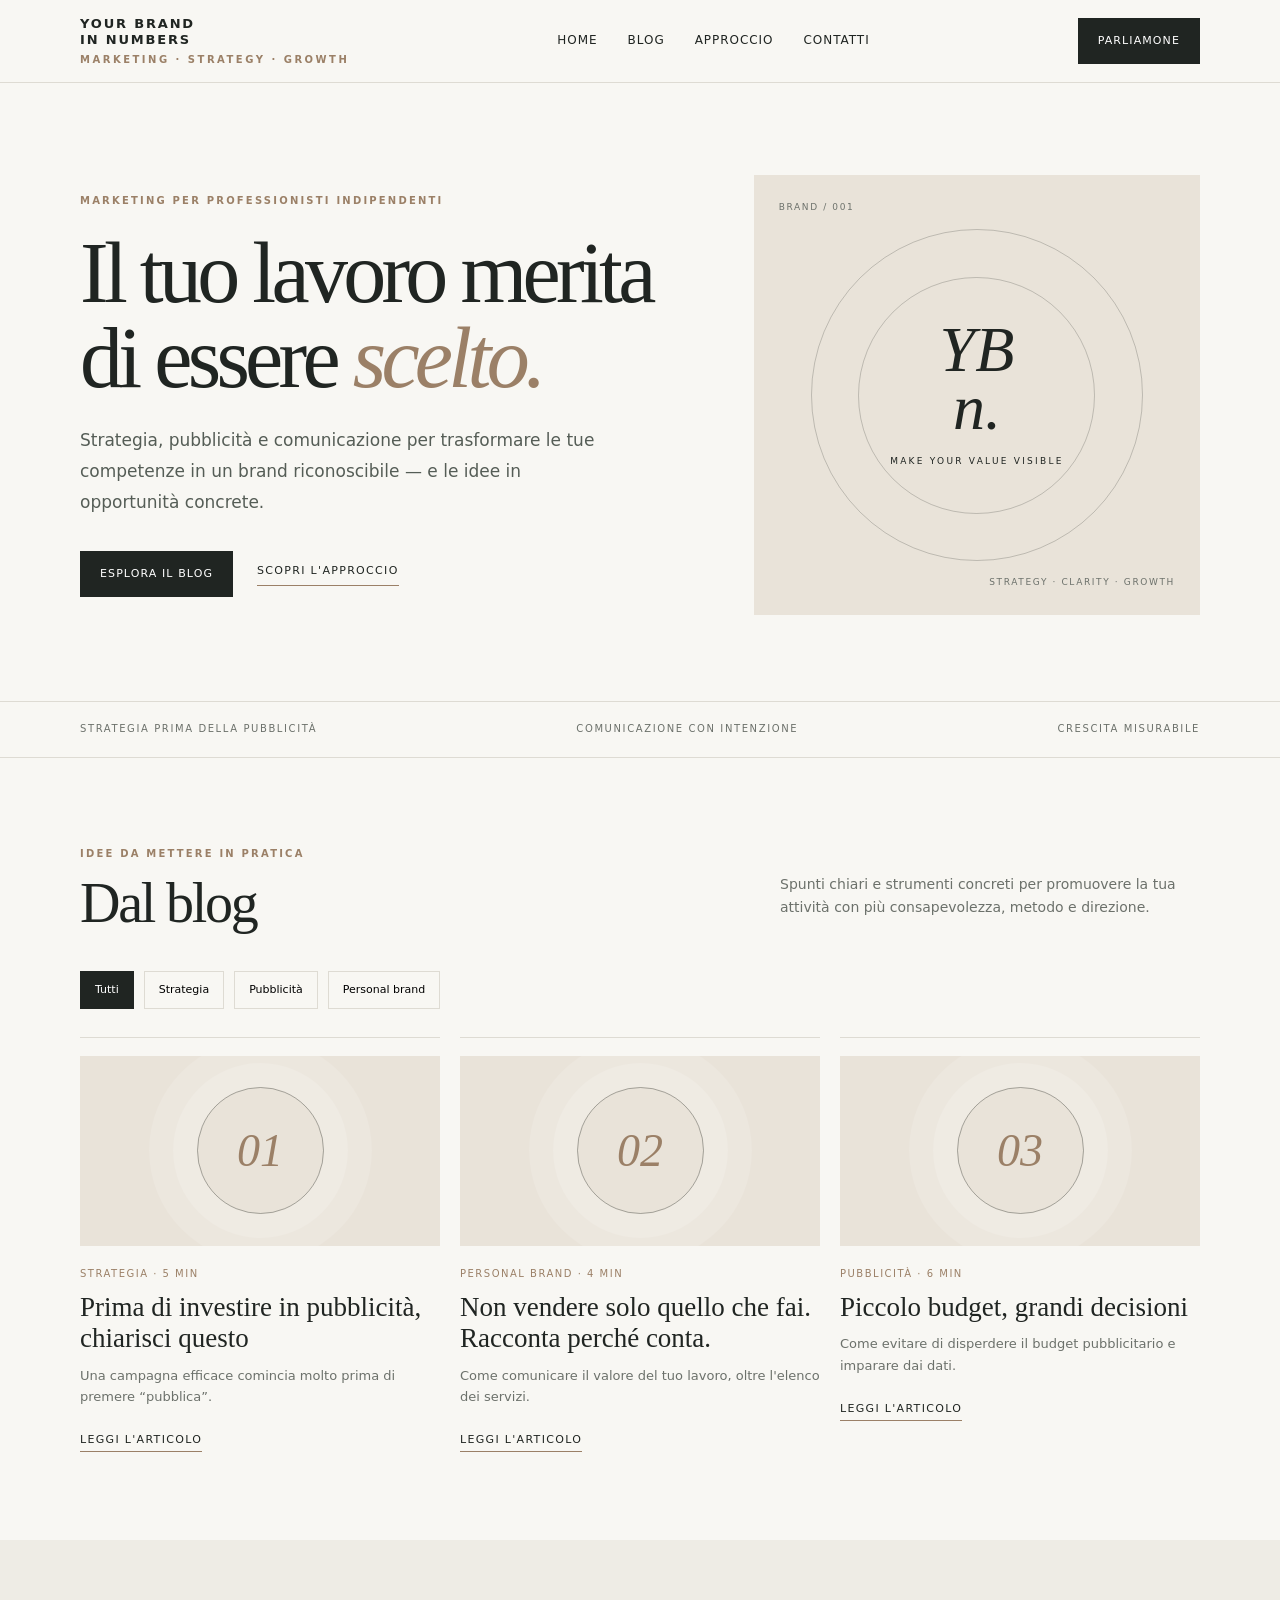
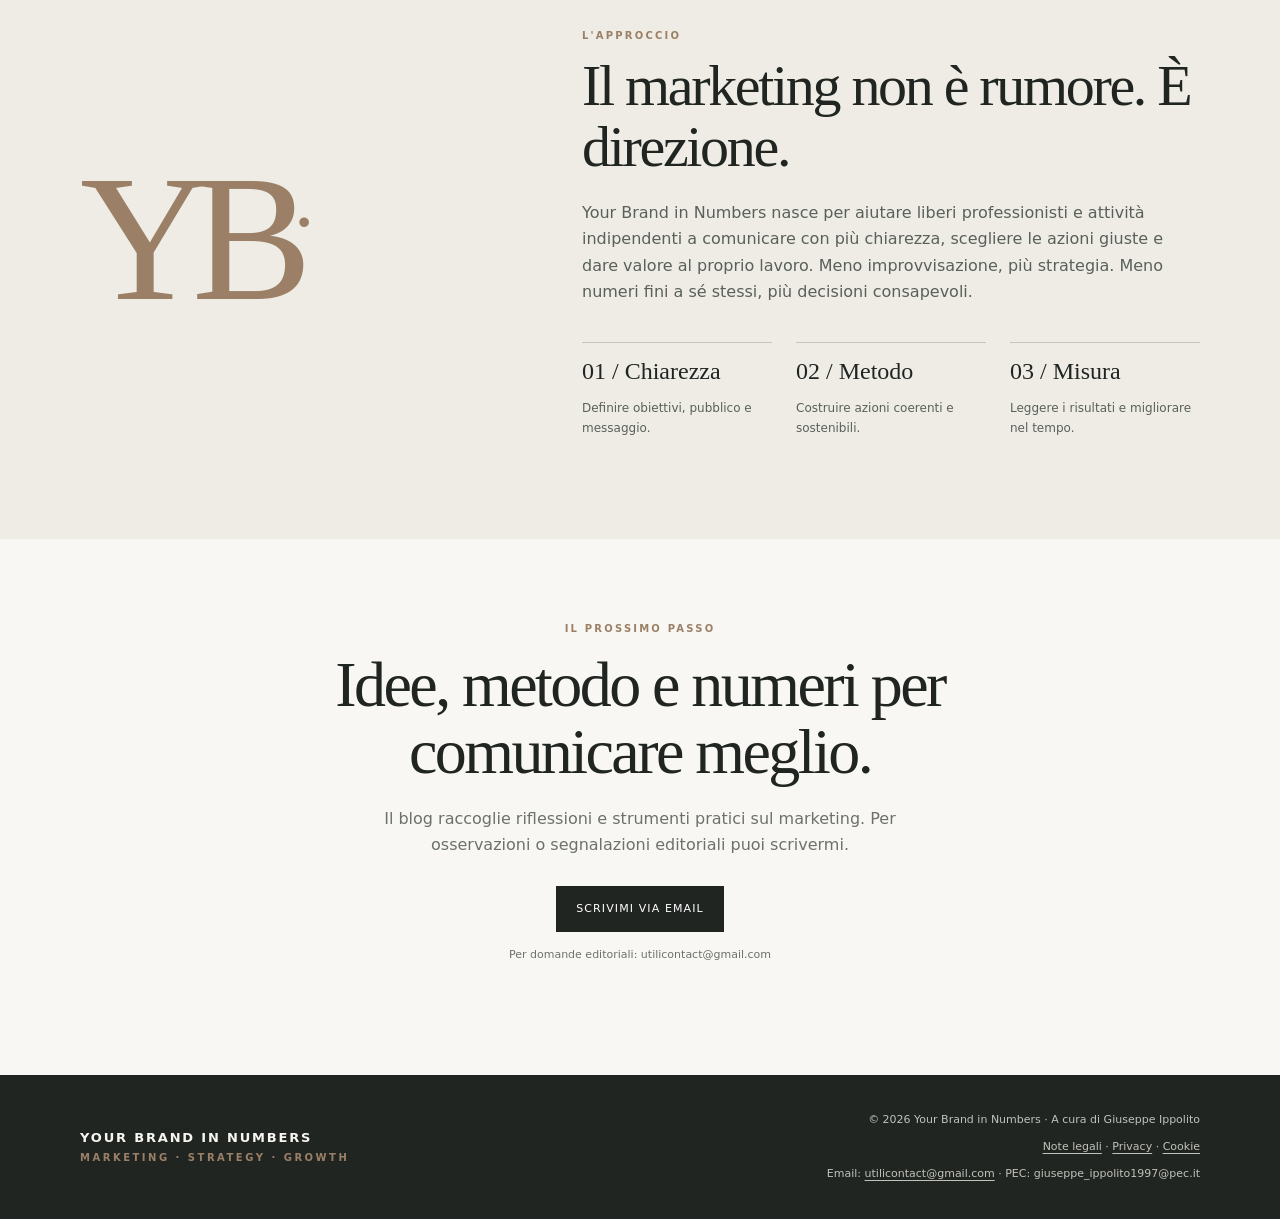
<file: index.html>
<!doctype html>
<html lang="it"><head><meta name="robots" content="noindex, nofollow"><meta charset="utf-8"><meta name="viewport" content="width=device-width, initial-scale=1"><meta name="description" content="Your Brand in Numbers: idee, strategie e consigli di marketing per liberi professionisti."><title>Your Brand in Numbers — Marketing, con metodo.</title><link rel="stylesheet" href="styles.css"></head>
<body>
<header class="topbar"><div class="wrap nav"><a class="brand" href="index.html">Your Brand<br>in Numbers<span>Marketing · Strategy · Growth</span></a><nav class="links"><a href="#inizio">Home</a><a href="#blog">Blog</a><a href="#approccio">Approccio</a><a href="#contatti">Contatti</a></nav><a class="nav-cta" href="#contatti">Parliamone</a><button class="menu" aria-label="Apri menu" aria-expanded="false">☰</button></div></header>
<main>
<section class="wrap hero" id="inizio"><div><div class="eyebrow">Marketing per professionisti indipendenti</div><h1>Il tuo lavoro merita di essere <em>scelto.</em></h1><p class="lead">Strategia, pubblicità e comunicazione per trasformare le tue competenze in un brand riconoscibile — e le idee in opportunità concrete.</p><div class="hero-actions"><a class="button" href="#blog">Esplora il blog</a><a class="text-link" href="#approccio">Scopri l'approccio</a></div></div><div class="hero-art"><span class="art-index one">Brand / 001</span><div class="art-core"><strong>YB<br>n.</strong><small>Make your value visible</small></div><span class="art-index two">Strategy · Clarity · Growth</span></div></section>
<div class="strip"><div class="wrap"><span>Strategia prima della pubblicità</span><span>Comunicazione con intenzione</span><span>Crescita misurabile</span></div></div>
<section class="section wrap" id="blog"><div class="section-head"><div><div class="eyebrow">Idee da mettere in pratica</div><h2>Dal blog</h2></div><p class="section-intro">Spunti chiari e strumenti concreti per promuovere la tua attività con più consapevolezza, metodo e direzione.</p></div>
<div class="filters"><button class="filter active" data-filter="tutti">Tutti</button><button class="filter" data-filter="strategia">Strategia</button><button class="filter" data-filter="pubblicita">Pubblicità</button><button class="filter" data-filter="brand">Personal brand</button></div>
<div class="cards">
<article class="card" data-category="strategia"><div class="card-visual"><span>01</span></div><div class="card-meta">Strategia · 5 min</div><h3>Prima di investire in pubblicità, chiarisci questo</h3><p>Una campagna efficace comincia molto prima di premere “pubblica”.</p><a class="text-link" href="articoli/prima-della-pubblicita.html">Leggi l'articolo</a></article>
<article class="card" data-category="brand"><div class="card-visual"><span>02</span></div><div class="card-meta">Personal brand · 4 min</div><h3>Non vendere solo quello che fai. Racconta perché conta.</h3><p>Come comunicare il valore del tuo lavoro, oltre l'elenco dei servizi.</p><a class="text-link" href="articoli/comunicare-il-valore.html">Leggi l'articolo</a></article>
<article class="card" data-category="pubblicita"><div class="card-visual"><span>03</span></div><div class="card-meta">Pubblicità · 6 min</div><h3>Piccolo budget, grandi decisioni</h3><p>Come evitare di disperdere il budget pubblicitario e imparare dai dati.</p><a class="text-link" href="articoli/piccolo-budget.html">Leggi l'articolo</a></article>
</div></section>
<section class="section about" id="approccio"><div class="wrap about-grid"><div class="about-mark">YB<span style="font-size:.45em;vertical-align:top">.</span></div><div class="about-copy"><div class="eyebrow">L'approccio</div><h2>Il marketing non è rumore. È direzione.</h2><p>Your Brand in Numbers nasce per aiutare liberi professionisti e attività indipendenti a comunicare con più chiarezza, scegliere le azioni giuste e dare valore al proprio lavoro. Meno improvvisazione, più strategia. Meno numeri fini a sé stessi, più decisioni consapevoli.</p><div class="pillars"><div class="pillar"><b>01 / Chiarezza</b><p>Definire obiettivi, pubblico e messaggio.</p></div><div class="pillar"><b>02 / Metodo</b><p>Costruire azioni coerenti e sostenibili.</p></div><div class="pillar"><b>03 / Misura</b><p>Leggere i risultati e migliorare nel tempo.</p></div></div></div></div></section>
<section class="cta wrap" id="contatti"><div class="eyebrow">Il prossimo passo</div><h2>Idee, metodo e numeri per comunicare meglio.</h2><p>Il blog raccoglie riflessioni e strumenti pratici sul marketing. Per osservazioni o segnalazioni editoriali puoi scrivermi.</p><a class="button" href="mailto:utilicontact@gmail.com">Scrivimi via email</a><p style="font-size:11px;margin-top:14px">Per domande editoriali: <a href="mailto:utilicontact@gmail.com">utilicontact@gmail.com</a></p></section>
</main><footer class="footer"><div class="wrap footer-row"><a class="brand" href="index.html">Your Brand in Numbers<span>Marketing · Strategy · Growth</span></a><div class="footer-legal"><small>© 2026 Your Brand in Numbers · A cura di Giuseppe Ippolito</small><small><a href="note-legali.html">Note legali</a> · <a href="privacy.html">Privacy</a> · <a href="cookie.html">Cookie</a></small><small>Email: <a href="mailto:utilicontact@gmail.com">utilicontact@gmail.com</a> · PEC: giuseppe_ippolito1997@pec.it</small></div></div></footer><script src="script.js"></script></body></html>
</file>
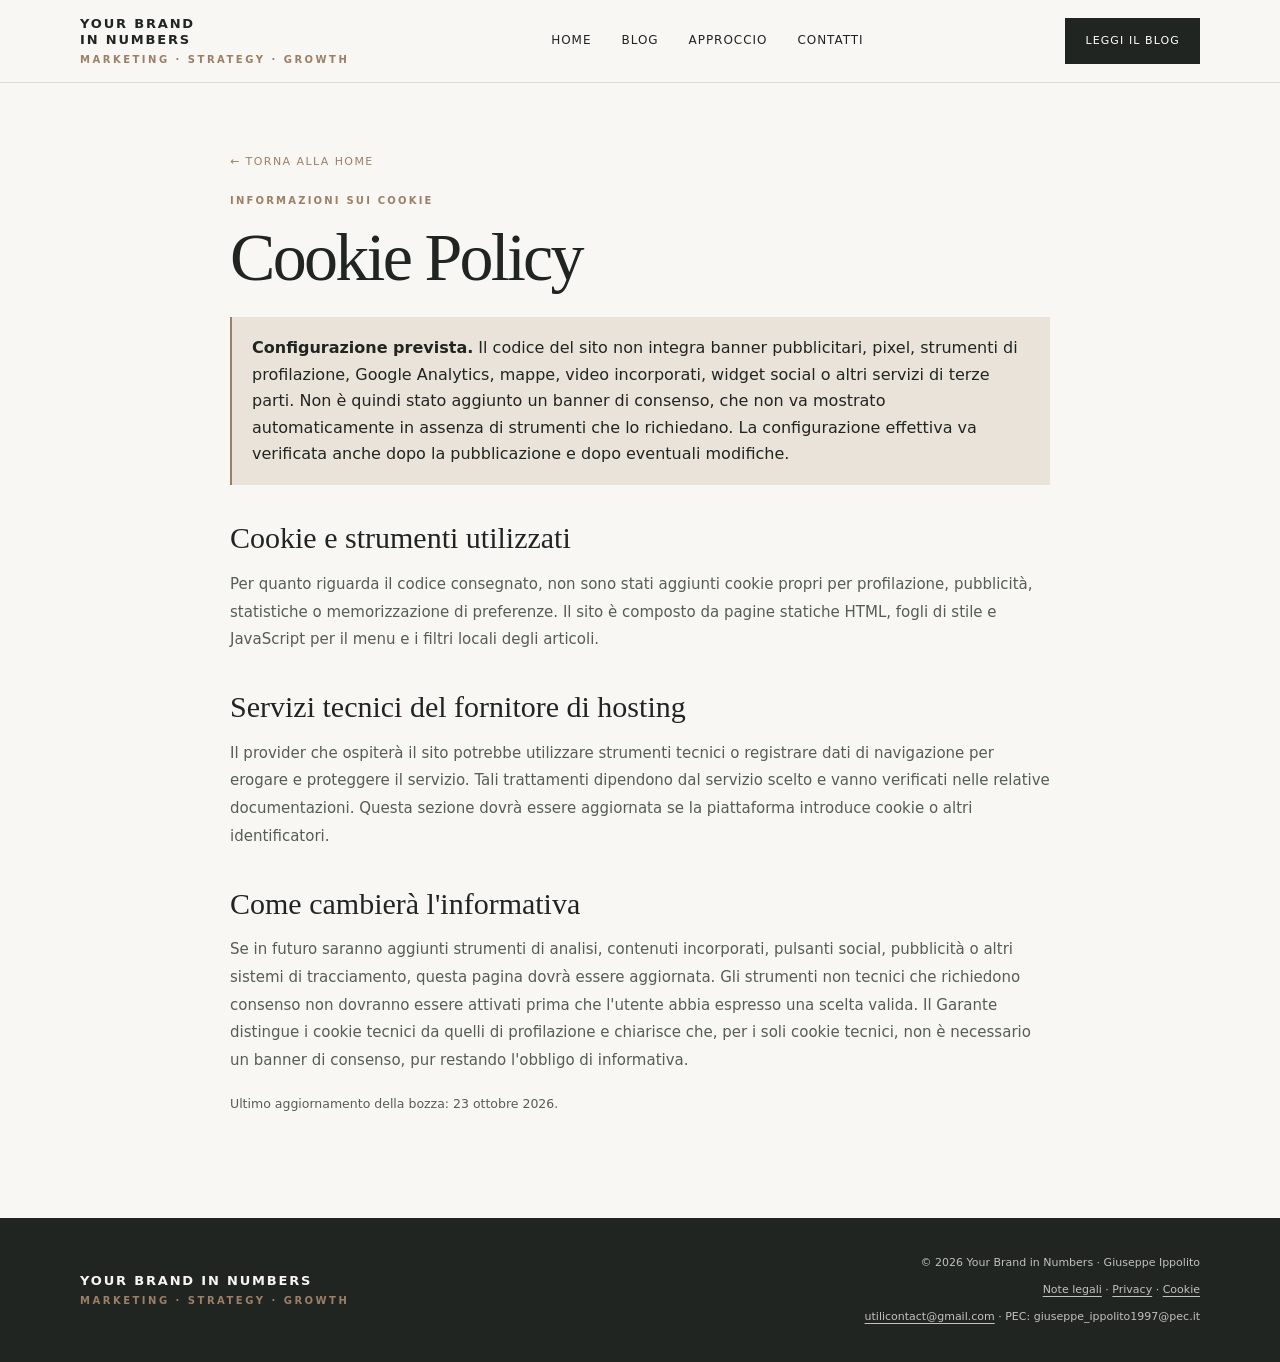
<file: cookie.html>
<!doctype html>
<html lang="it">
<head>
<meta charset="utf-8"><meta name="viewport" content="width=device-width, initial-scale=1">
<meta name="robots" content="noindex, nofollow">
<title>Cookie Policy — Your Brand in Numbers</title>
<link rel="stylesheet" href="styles.css">
</head>
<body>
<header class="topbar"><div class="wrap nav">
<a class="brand" href="index.html">Your Brand<br>in Numbers<span>Marketing · Strategy · Growth</span></a>
<nav class="links"><a href="index.html#inizio">Home</a><a href="index.html#blog">Blog</a><a href="index.html#approccio">Approccio</a><a href="index.html#contatti">Contatti</a></nav>
<a class="nav-cta" href="index.html#blog">Leggi il blog</a><button class="menu" aria-label="Apri menu" aria-expanded="false">☰</button>
</div></header>
<main class="wrap legal-page">
<a class="back" href="index.html">← Torna alla home</a>
<div class="eyebrow">Informazioni sui cookie</div><h1>Cookie Policy</h1>

<div class="notice"><strong>Configurazione prevista.</strong> Il codice del sito non integra banner pubblicitari, pixel, strumenti di profilazione, Google Analytics, mappe, video incorporati, widget social o altri servizi di terze parti. Non è quindi stato aggiunto un banner di consenso, che non va mostrato automaticamente in assenza di strumenti che lo richiedano. La configurazione effettiva va verificata anche dopo la pubblicazione e dopo eventuali modifiche.</div>
<h2>Cookie e strumenti utilizzati</h2>
<p>Per quanto riguarda il codice consegnato, non sono stati aggiunti cookie propri per profilazione, pubblicità, statistiche o memorizzazione di preferenze. Il sito è composto da pagine statiche HTML, fogli di stile e JavaScript per il menu e i filtri locali degli articoli.</p>
<h2>Servizi tecnici del fornitore di hosting</h2>
<p>Il provider che ospiterà il sito potrebbe utilizzare strumenti tecnici o registrare dati di navigazione per erogare e proteggere il servizio. Tali trattamenti dipendono dal servizio scelto e vanno verificati nelle relative documentazioni. Questa sezione dovrà essere aggiornata se la piattaforma introduce cookie o altri identificatori.</p>
<h2>Come cambierà l'informativa</h2>
<p>Se in futuro saranno aggiunti strumenti di analisi, contenuti incorporati, pulsanti social, pubblicità o altri sistemi di tracciamento, questa pagina dovrà essere aggiornata. Gli strumenti non tecnici che richiedono consenso non dovranno essere attivati prima che l'utente abbia espresso una scelta valida. Il Garante distingue i cookie tecnici da quelli di profilazione e chiarisce che, per i soli cookie tecnici, non è necessario un banner di consenso, pur restando l'obbligo di informativa.</p>
<p><small>Ultimo aggiornamento della bozza: 23 ottobre 2026.</small></p>

</main>
<footer class="footer"><div class="wrap footer-row">
<a class="brand" href="index.html">Your Brand in Numbers<span>Marketing · Strategy · Growth</span></a>
<div class="footer-legal"><small>© 2026 Your Brand in Numbers · Giuseppe Ippolito</small>
<small><a href="note-legali.html">Note legali</a> · <a href="privacy.html">Privacy</a> · <a href="cookie.html">Cookie</a></small>
<small><a href="mailto:utilicontact@gmail.com">utilicontact@gmail.com</a> · PEC: giuseppe_ippolito1997@pec.it</small></div>
</div></footer><script src="script.js"></script></body></html>
</file>
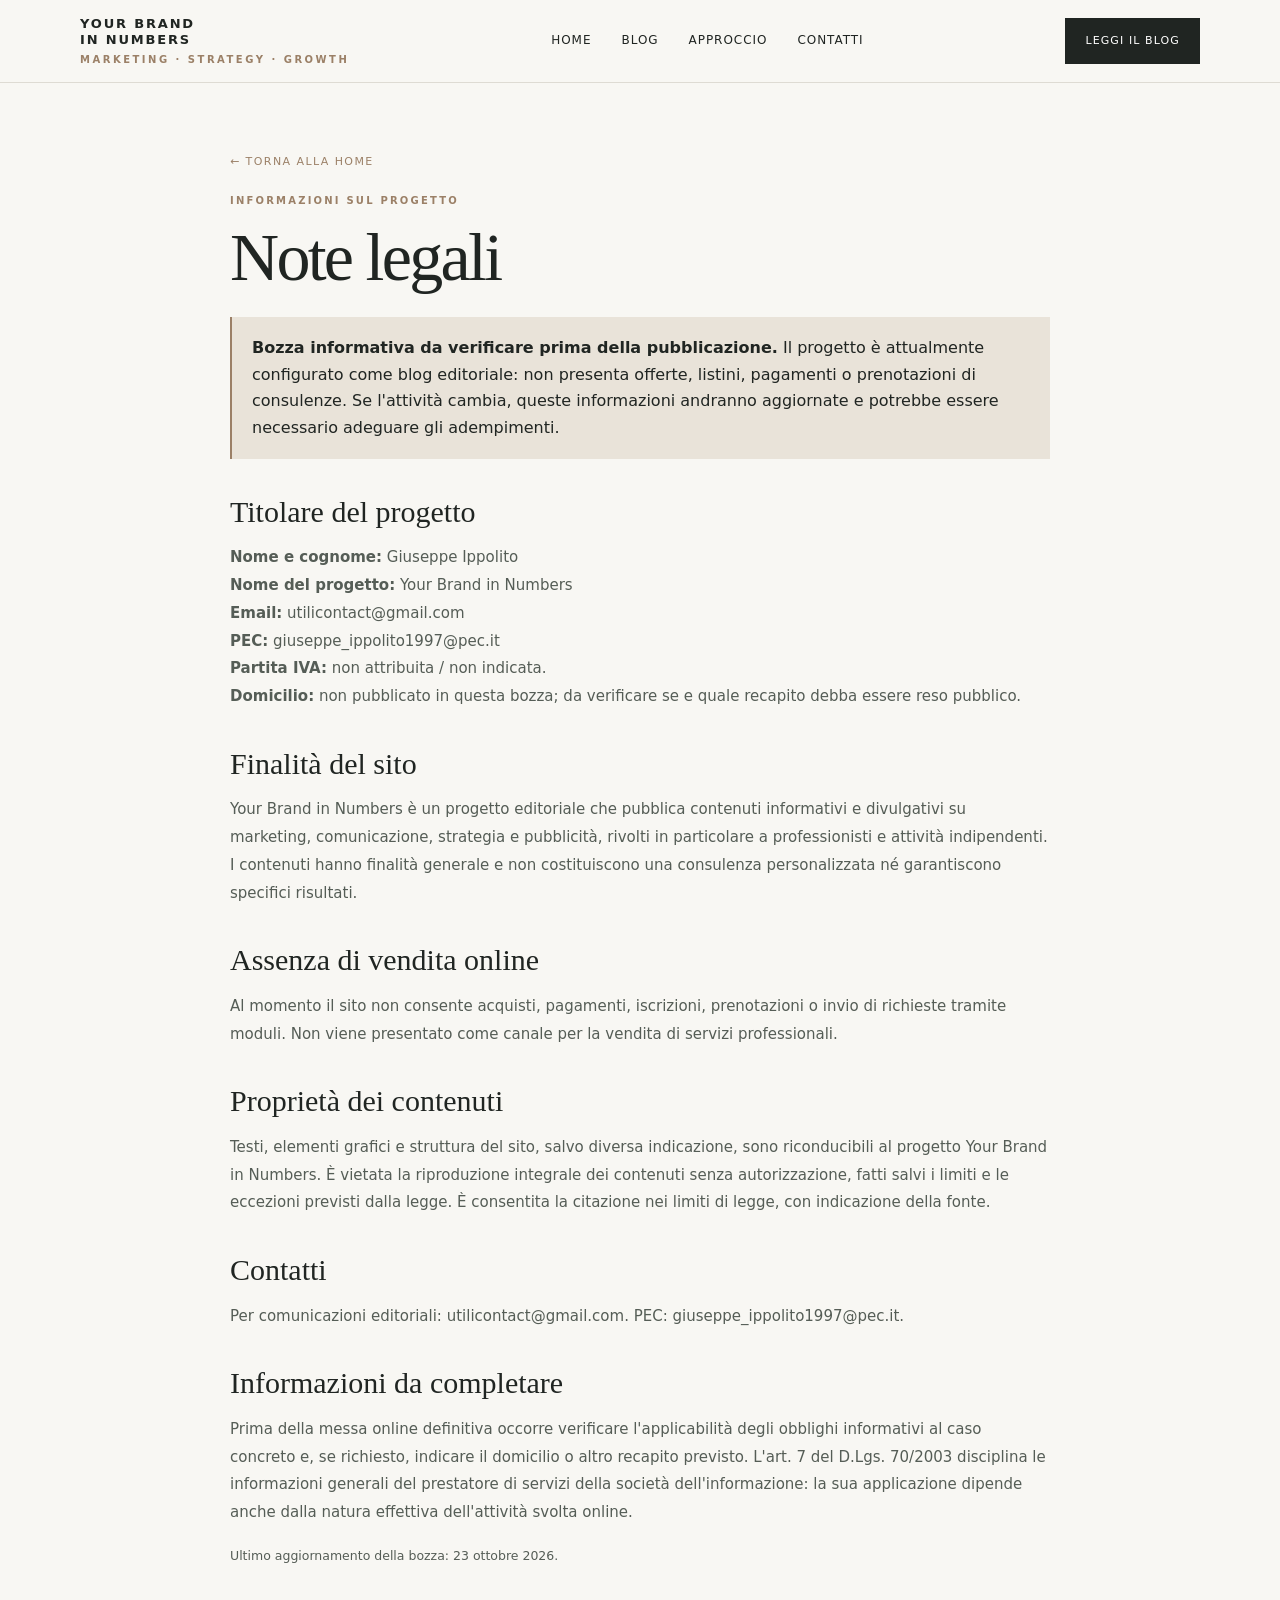
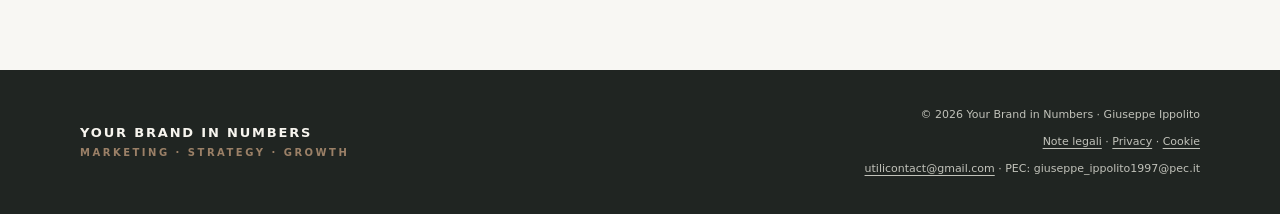
<file: note-legali.html>
<!doctype html>
<html lang="it">
<head>
<meta charset="utf-8"><meta name="viewport" content="width=device-width, initial-scale=1">
<meta name="robots" content="noindex, nofollow">
<title>Note legali — Your Brand in Numbers</title>
<link rel="stylesheet" href="styles.css">
</head>
<body>
<header class="topbar"><div class="wrap nav">
<a class="brand" href="index.html">Your Brand<br>in Numbers<span>Marketing · Strategy · Growth</span></a>
<nav class="links"><a href="index.html#inizio">Home</a><a href="index.html#blog">Blog</a><a href="index.html#approccio">Approccio</a><a href="index.html#contatti">Contatti</a></nav>
<a class="nav-cta" href="index.html#blog">Leggi il blog</a><button class="menu" aria-label="Apri menu" aria-expanded="false">☰</button>
</div></header>
<main class="wrap legal-page">
<a class="back" href="index.html">← Torna alla home</a>
<div class="eyebrow">Informazioni sul progetto</div><h1>Note legali</h1>

<div class="notice"><strong>Bozza informativa da verificare prima della pubblicazione.</strong> Il progetto è attualmente configurato come blog editoriale: non presenta offerte, listini, pagamenti o prenotazioni di consulenze. Se l'attività cambia, queste informazioni andranno aggiornate e potrebbe essere necessario adeguare gli adempimenti.</div>
<h2>Titolare del progetto</h2>
<p><strong>Nome e cognome:</strong> Giuseppe Ippolito<br>
<strong>Nome del progetto:</strong> Your Brand in Numbers<br>
<strong>Email:</strong> <a href="mailto:utilicontact@gmail.com">utilicontact@gmail.com</a><br>
<strong>PEC:</strong> giuseppe_ippolito1997@pec.it<br>
<strong>Partita IVA:</strong> non attribuita / non indicata.<br>
<strong>Domicilio:</strong> non pubblicato in questa bozza; da verificare se e quale recapito debba essere reso pubblico.</p>
<h2>Finalità del sito</h2>
<p>Your Brand in Numbers è un progetto editoriale che pubblica contenuti informativi e divulgativi su marketing, comunicazione, strategia e pubblicità, rivolti in particolare a professionisti e attività indipendenti. I contenuti hanno finalità generale e non costituiscono una consulenza personalizzata né garantiscono specifici risultati.</p>
<h2>Assenza di vendita online</h2>
<p>Al momento il sito non consente acquisti, pagamenti, iscrizioni, prenotazioni o invio di richieste tramite moduli. Non viene presentato come canale per la vendita di servizi professionali.</p>
<h2>Proprietà dei contenuti</h2>
<p>Testi, elementi grafici e struttura del sito, salvo diversa indicazione, sono riconducibili al progetto Your Brand in Numbers. È vietata la riproduzione integrale dei contenuti senza autorizzazione, fatti salvi i limiti e le eccezioni previsti dalla legge. È consentita la citazione nei limiti di legge, con indicazione della fonte.</p>
<h2>Contatti</h2>
<p>Per comunicazioni editoriali: <a href="mailto:utilicontact@gmail.com">utilicontact@gmail.com</a>. PEC: giuseppe_ippolito1997@pec.it.</p>
<h2>Informazioni da completare</h2>
<p>Prima della messa online definitiva occorre verificare l'applicabilità degli obblighi informativi al caso concreto e, se richiesto, indicare il domicilio o altro recapito previsto. L'art. 7 del D.Lgs. 70/2003 disciplina le informazioni generali del prestatore di servizi della società dell'informazione: la sua applicazione dipende anche dalla natura effettiva dell'attività svolta online.</p>
<p><small>Ultimo aggiornamento della bozza: 23 ottobre 2026.</small></p>

</main>
<footer class="footer"><div class="wrap footer-row">
<a class="brand" href="index.html">Your Brand in Numbers<span>Marketing · Strategy · Growth</span></a>
<div class="footer-legal"><small>© 2026 Your Brand in Numbers · Giuseppe Ippolito</small>
<small><a href="note-legali.html">Note legali</a> · <a href="privacy.html">Privacy</a> · <a href="cookie.html">Cookie</a></small>
<small><a href="mailto:utilicontact@gmail.com">utilicontact@gmail.com</a> · PEC: giuseppe_ippolito1997@pec.it</small></div>
</div></footer><script src="script.js"></script></body></html>
</file>
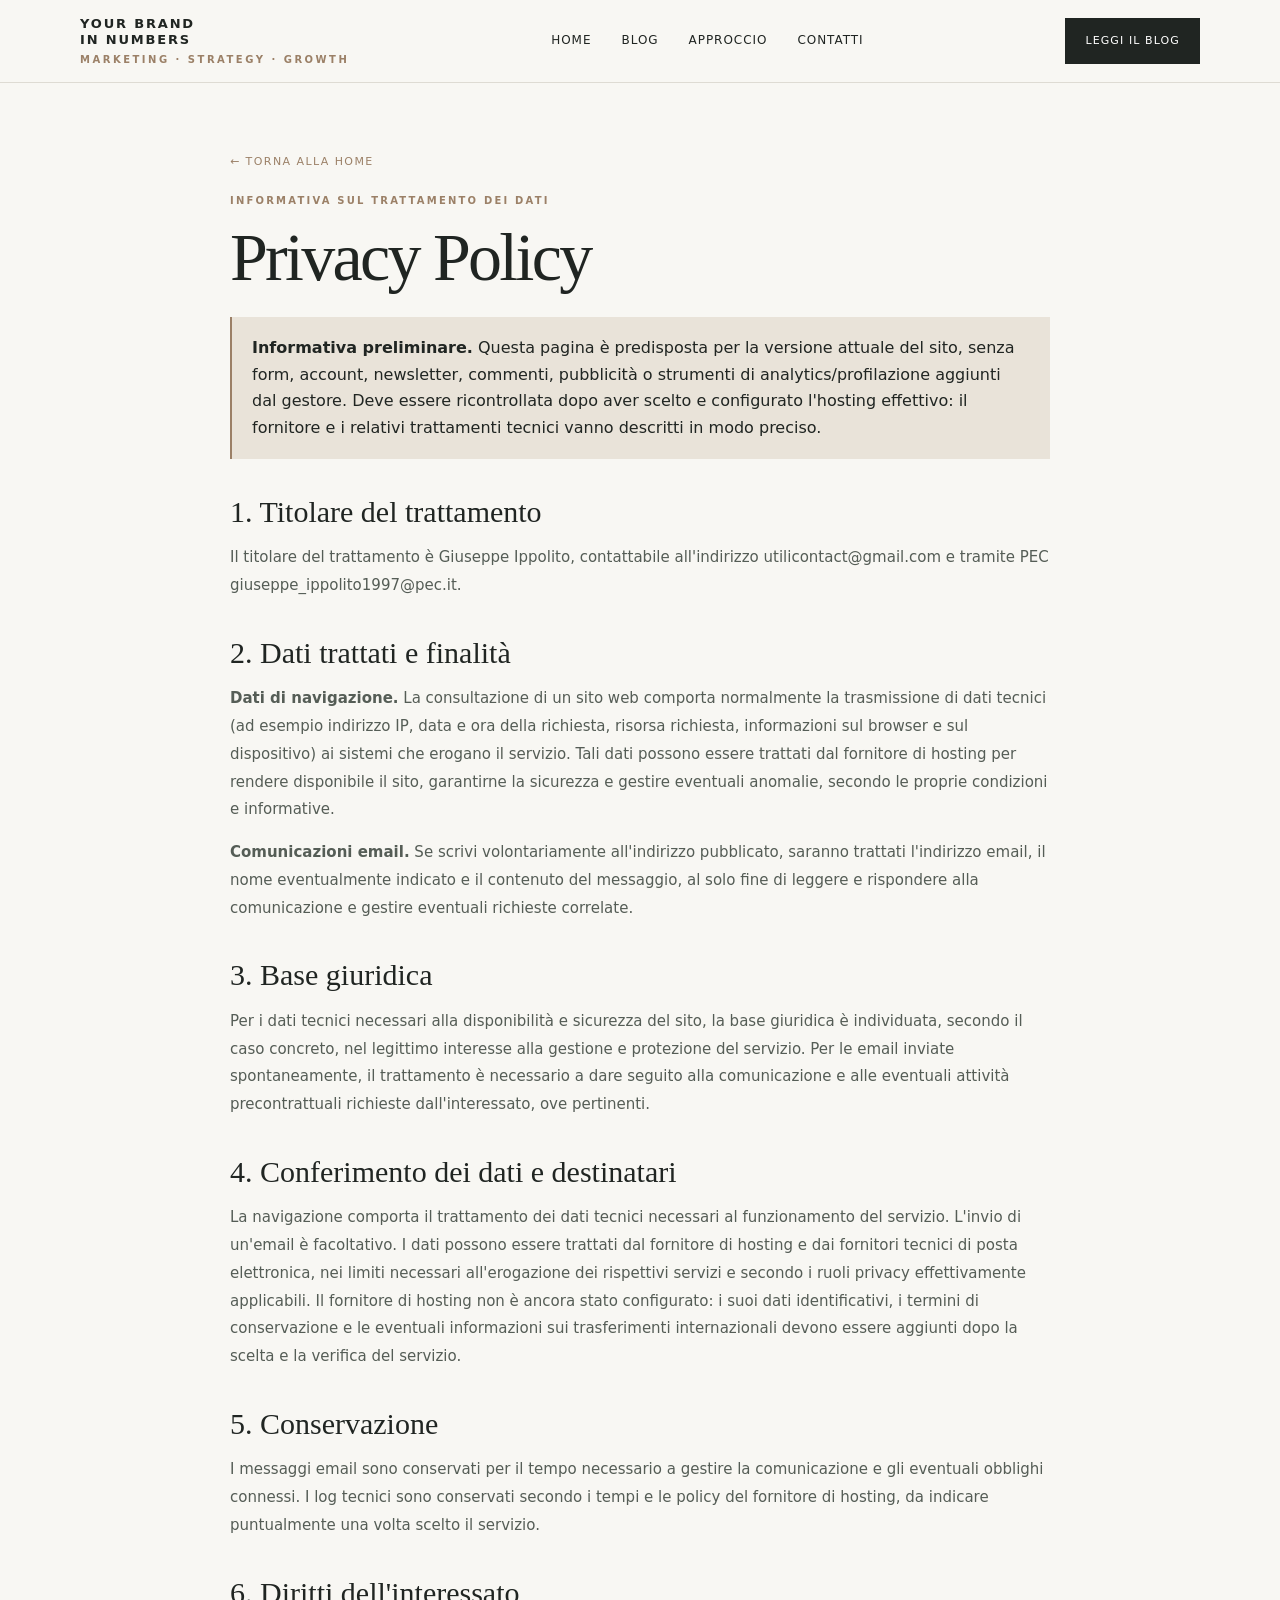
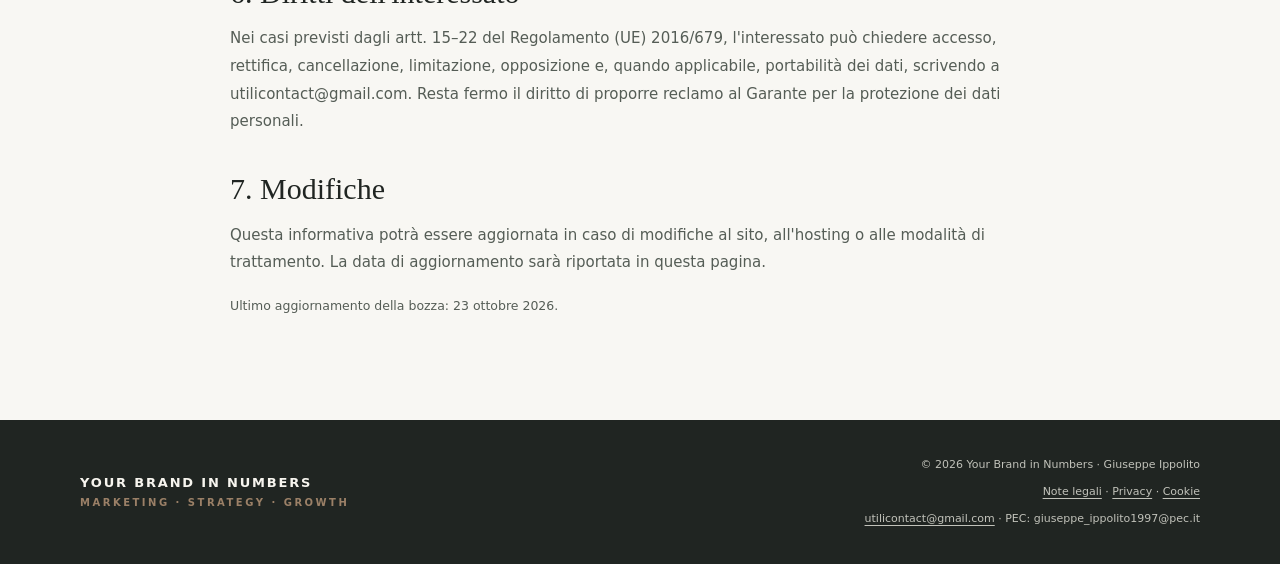
<file: privacy.html>
<!doctype html>
<html lang="it">
<head>
<meta charset="utf-8"><meta name="viewport" content="width=device-width, initial-scale=1">
<meta name="robots" content="noindex, nofollow">
<title>Privacy Policy — Your Brand in Numbers</title>
<link rel="stylesheet" href="styles.css">
</head>
<body>
<header class="topbar"><div class="wrap nav">
<a class="brand" href="index.html">Your Brand<br>in Numbers<span>Marketing · Strategy · Growth</span></a>
<nav class="links"><a href="index.html#inizio">Home</a><a href="index.html#blog">Blog</a><a href="index.html#approccio">Approccio</a><a href="index.html#contatti">Contatti</a></nav>
<a class="nav-cta" href="index.html#blog">Leggi il blog</a><button class="menu" aria-label="Apri menu" aria-expanded="false">☰</button>
</div></header>
<main class="wrap legal-page">
<a class="back" href="index.html">← Torna alla home</a>
<div class="eyebrow">Informativa sul trattamento dei dati</div><h1>Privacy Policy</h1>

<div class="notice"><strong>Informativa preliminare.</strong> Questa pagina è predisposta per la versione attuale del sito, senza form, account, newsletter, commenti, pubblicità o strumenti di analytics/profilazione aggiunti dal gestore. Deve essere ricontrollata dopo aver scelto e configurato l'hosting effettivo: il fornitore e i relativi trattamenti tecnici vanno descritti in modo preciso.</div>
<h2>1. Titolare del trattamento</h2>
<p>Il titolare del trattamento è Giuseppe Ippolito, contattabile all'indirizzo <a href="mailto:utilicontact@gmail.com">utilicontact@gmail.com</a> e tramite PEC <a href="mailto:giuseppe_ippolito1997@pec.it">giuseppe_ippolito1997@pec.it</a>.</p>
<h2>2. Dati trattati e finalità</h2>
<p><strong>Dati di navigazione.</strong> La consultazione di un sito web comporta normalmente la trasmissione di dati tecnici (ad esempio indirizzo IP, data e ora della richiesta, risorsa richiesta, informazioni sul browser e sul dispositivo) ai sistemi che erogano il servizio. Tali dati possono essere trattati dal fornitore di hosting per rendere disponibile il sito, garantirne la sicurezza e gestire eventuali anomalie, secondo le proprie condizioni e informative.</p>
<p><strong>Comunicazioni email.</strong> Se scrivi volontariamente all'indirizzo pubblicato, saranno trattati l'indirizzo email, il nome eventualmente indicato e il contenuto del messaggio, al solo fine di leggere e rispondere alla comunicazione e gestire eventuali richieste correlate.</p>
<h2>3. Base giuridica</h2>
<p>Per i dati tecnici necessari alla disponibilità e sicurezza del sito, la base giuridica è individuata, secondo il caso concreto, nel legittimo interesse alla gestione e protezione del servizio. Per le email inviate spontaneamente, il trattamento è necessario a dare seguito alla comunicazione e alle eventuali attività precontrattuali richieste dall'interessato, ove pertinenti.</p>
<h2>4. Conferimento dei dati e destinatari</h2>
<p>La navigazione comporta il trattamento dei dati tecnici necessari al funzionamento del servizio. L'invio di un'email è facoltativo. I dati possono essere trattati dal fornitore di hosting e dai fornitori tecnici di posta elettronica, nei limiti necessari all'erogazione dei rispettivi servizi e secondo i ruoli privacy effettivamente applicabili. Il fornitore di hosting non è ancora stato configurato: i suoi dati identificativi, i termini di conservazione e le eventuali informazioni sui trasferimenti internazionali devono essere aggiunti dopo la scelta e la verifica del servizio.</p>
<h2>5. Conservazione</h2>
<p>I messaggi email sono conservati per il tempo necessario a gestire la comunicazione e gli eventuali obblighi connessi. I log tecnici sono conservati secondo i tempi e le policy del fornitore di hosting, da indicare puntualmente una volta scelto il servizio.</p>
<h2>6. Diritti dell'interessato</h2>
<p>Nei casi previsti dagli artt. 15–22 del Regolamento (UE) 2016/679, l'interessato può chiedere accesso, rettifica, cancellazione, limitazione, opposizione e, quando applicabile, portabilità dei dati, scrivendo a <a href="mailto:utilicontact@gmail.com">utilicontact@gmail.com</a>. Resta fermo il diritto di proporre reclamo al Garante per la protezione dei dati personali.</p>
<h2>7. Modifiche</h2>
<p>Questa informativa potrà essere aggiornata in caso di modifiche al sito, all'hosting o alle modalità di trattamento. La data di aggiornamento sarà riportata in questa pagina.</p>
<p><small>Ultimo aggiornamento della bozza: 23 ottobre 2026.</small></p>

</main>
<footer class="footer"><div class="wrap footer-row">
<a class="brand" href="index.html">Your Brand in Numbers<span>Marketing · Strategy · Growth</span></a>
<div class="footer-legal"><small>© 2026 Your Brand in Numbers · Giuseppe Ippolito</small>
<small><a href="note-legali.html">Note legali</a> · <a href="privacy.html">Privacy</a> · <a href="cookie.html">Cookie</a></small>
<small><a href="mailto:utilicontact@gmail.com">utilicontact@gmail.com</a> · PEC: giuseppe_ippolito1997@pec.it</small></div>
</div></footer><script src="script.js"></script></body></html>
</file>
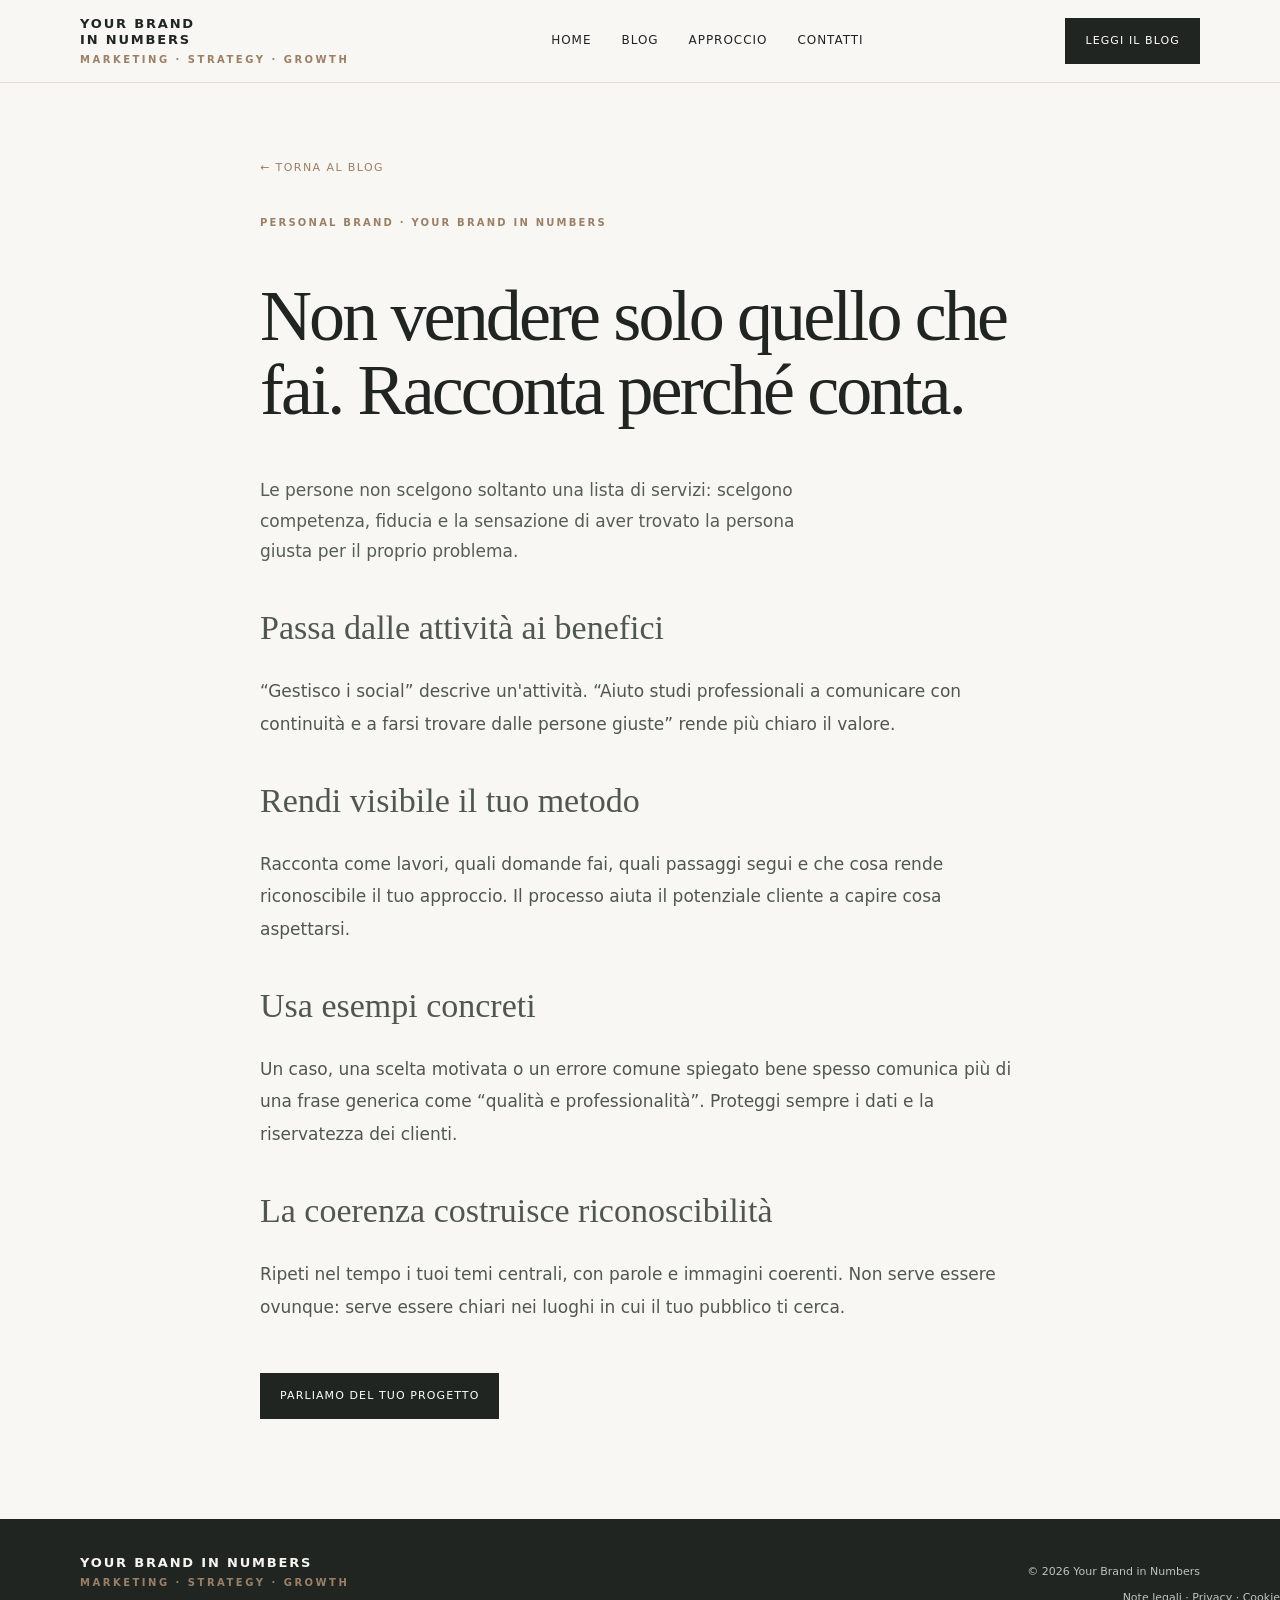
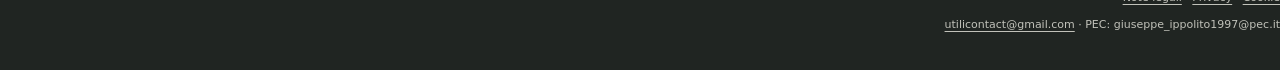
<file: articoli/comunicare-il-valore.html>
<!doctype html><html lang="it"><head><meta name="robots" content="noindex, nofollow"><meta charset="utf-8"><meta name="viewport" content="width=device-width, initial-scale=1"><meta name="description" content="Le persone non scelgono soltanto una lista di servizi: scelgono competenza, fiducia e la sensazione di aver trovato la persona giusta per il proprio problema."><title>Non vendere solo quello che fai. Racconta perché conta. — Your Brand in Numbers</title><link rel="stylesheet" href="../styles.css"></head><body><header class="topbar"><div class="wrap nav"><a class="brand" href="../index.html">Your Brand<br>in Numbers<span>Marketing · Strategy · Growth</span></a><nav class="links"><a href="../index.html#inizio">Home</a><a href="../index.html#blog">Blog</a><a href="../index.html#approccio">Approccio</a><a href="../index.html#contatti">Contatti</a></nav><a class="nav-cta" href="../index.html#contatti">Leggi il blog</a><button class="menu" aria-label="Apri menu">☰</button></div></header><main class="article"><a class="back" href="../index.html#blog">← Torna al blog</a><div class="eyebrow" style="margin-top:36px">Personal brand · Your Brand in Numbers</div><h1>Non vendere solo quello che fai. Racconta perché conta.</h1><p class="lead">Le persone non scelgono soltanto una lista di servizi: scelgono competenza, fiducia e la sensazione di aver trovato la persona giusta per il proprio problema.</p><div class="body"><h2>Passa dalle attività ai benefici</h2><p>“Gestisco i social” descrive un'attività. “Aiuto studi professionali a comunicare con continuità e a farsi trovare dalle persone giuste” rende più chiaro il valore.</p><h2>Rendi visibile il tuo metodo</h2><p>Racconta come lavori, quali domande fai, quali passaggi segui e che cosa rende riconoscibile il tuo approccio. Il processo aiuta il potenziale cliente a capire cosa aspettarsi.</p><h2>Usa esempi concreti</h2><p>Un caso, una scelta motivata o un errore comune spiegato bene spesso comunica più di una frase generica come “qualità e professionalità”. Proteggi sempre i dati e la riservatezza dei clienti.</p><h2>La coerenza costruisce riconoscibilità</h2><p>Ripeti nel tempo i tuoi temi centrali, con parole e immagini coerenti. Non serve essere ovunque: serve essere chiari nei luoghi in cui il tuo pubblico ti cerca.</p></div><p style="margin-top:50px"><a class="button" href="../index.html#contatti">Parliamo del tuo progetto</a></p></main><footer class="footer"><div class="wrap footer-row"><a class="brand" href="../index.html">Your Brand in Numbers<span>Marketing · Strategy · Growth</span></a><small>© 2026 Your Brand in Numbers</small></div><div class="footer-legal"><small><a href="../note-legali.html">Note legali</a> · <a href="../privacy.html">Privacy</a> · <a href="../cookie.html">Cookie</a></small><small><a href="mailto:utilicontact@gmail.com">utilicontact@gmail.com</a> · PEC: giuseppe_ippolito1997@pec.it</small></div></div></footer><script src="../script.js"></script></body></html>
</file>
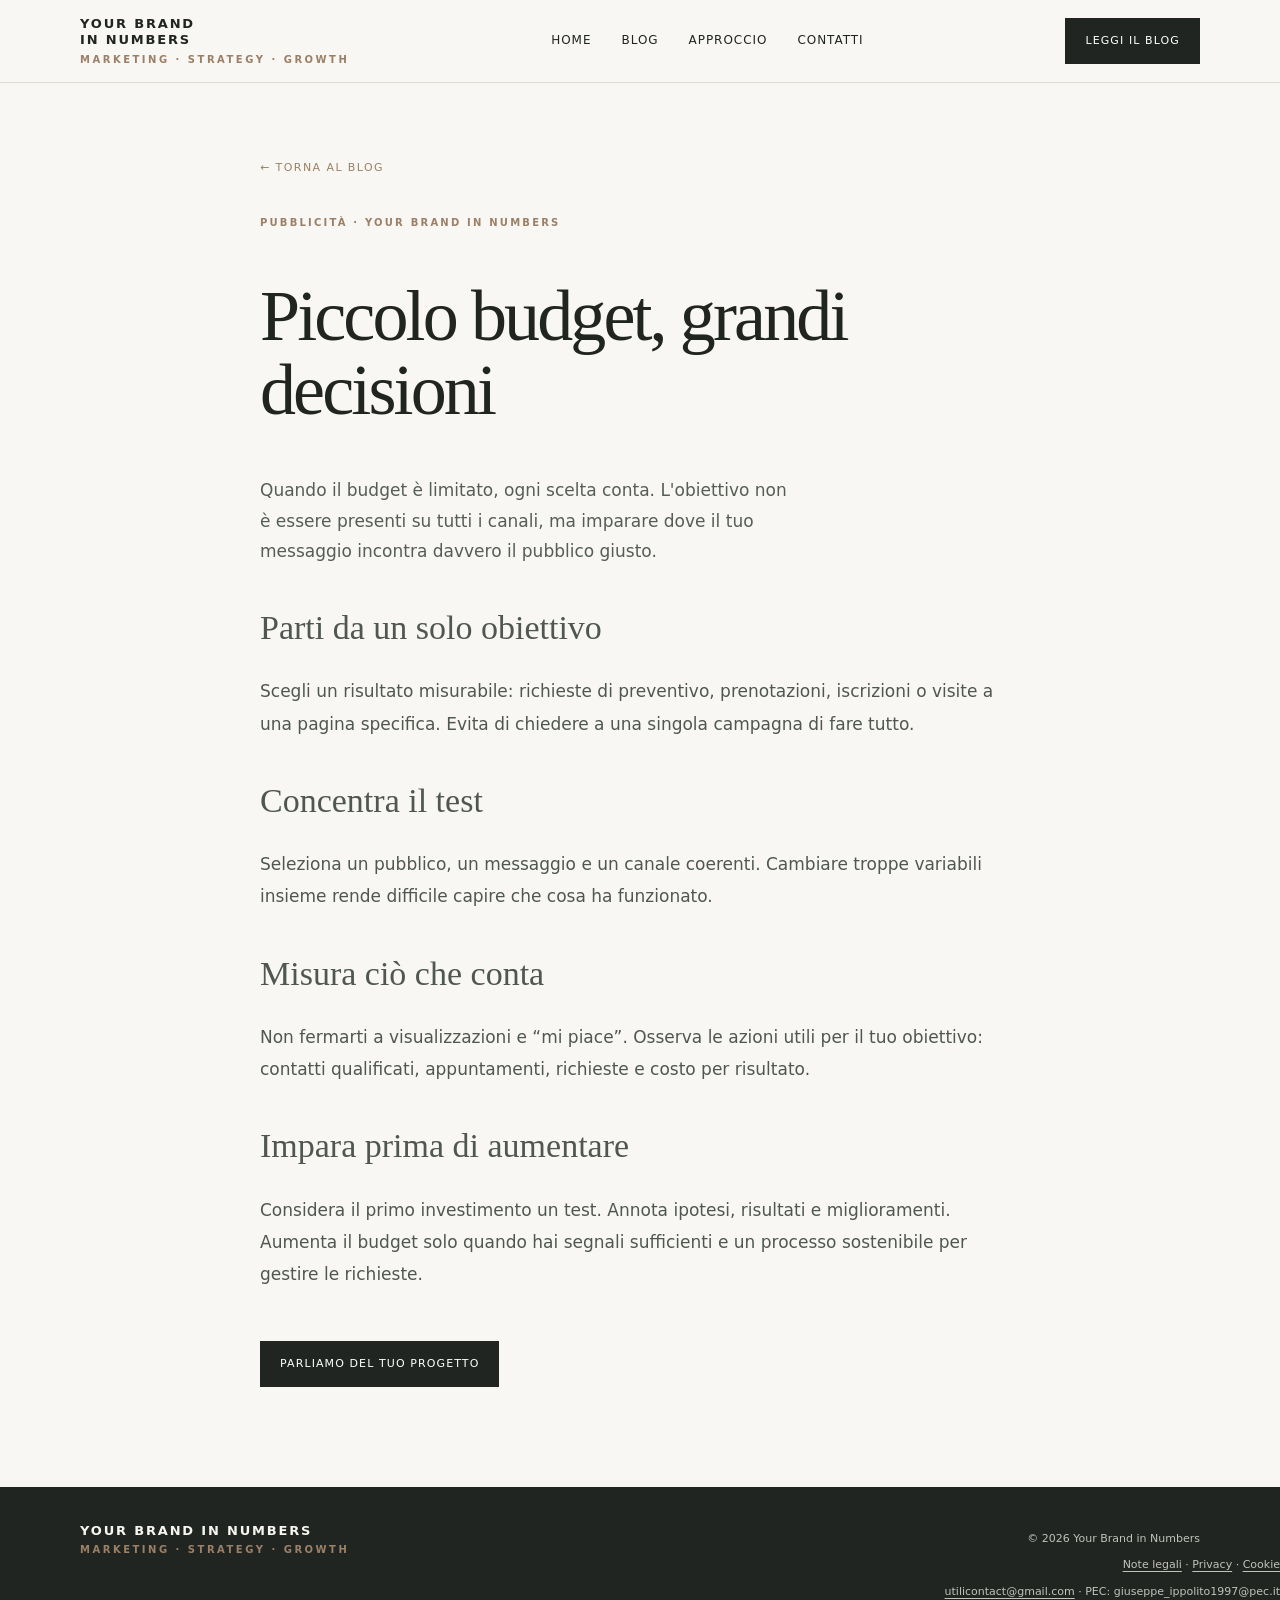
<file: articoli/piccolo-budget.html>
<!doctype html><html lang="it"><head><meta name="robots" content="noindex, nofollow"><meta charset="utf-8"><meta name="viewport" content="width=device-width, initial-scale=1"><meta name="description" content="Quando il budget è limitato, ogni scelta conta. L'obiettivo non è essere presenti su tutti i canali, ma imparare dove il tuo messaggio incontra davvero il pubblico giusto."><title>Piccolo budget, grandi decisioni — Your Brand in Numbers</title><link rel="stylesheet" href="../styles.css"></head><body><header class="topbar"><div class="wrap nav"><a class="brand" href="../index.html">Your Brand<br>in Numbers<span>Marketing · Strategy · Growth</span></a><nav class="links"><a href="../index.html#inizio">Home</a><a href="../index.html#blog">Blog</a><a href="../index.html#approccio">Approccio</a><a href="../index.html#contatti">Contatti</a></nav><a class="nav-cta" href="../index.html#contatti">Leggi il blog</a><button class="menu" aria-label="Apri menu">☰</button></div></header><main class="article"><a class="back" href="../index.html#blog">← Torna al blog</a><div class="eyebrow" style="margin-top:36px">Pubblicità · Your Brand in Numbers</div><h1>Piccolo budget, grandi decisioni</h1><p class="lead">Quando il budget è limitato, ogni scelta conta. L'obiettivo non è essere presenti su tutti i canali, ma imparare dove il tuo messaggio incontra davvero il pubblico giusto.</p><div class="body"><h2>Parti da un solo obiettivo</h2><p>Scegli un risultato misurabile: richieste di preventivo, prenotazioni, iscrizioni o visite a una pagina specifica. Evita di chiedere a una singola campagna di fare tutto.</p><h2>Concentra il test</h2><p>Seleziona un pubblico, un messaggio e un canale coerenti. Cambiare troppe variabili insieme rende difficile capire che cosa ha funzionato.</p><h2>Misura ciò che conta</h2><p>Non fermarti a visualizzazioni e “mi piace”. Osserva le azioni utili per il tuo obiettivo: contatti qualificati, appuntamenti, richieste e costo per risultato.</p><h2>Impara prima di aumentare</h2><p>Considera il primo investimento un test. Annota ipotesi, risultati e miglioramenti. Aumenta il budget solo quando hai segnali sufficienti e un processo sostenibile per gestire le richieste.</p></div><p style="margin-top:50px"><a class="button" href="../index.html#contatti">Parliamo del tuo progetto</a></p></main><footer class="footer"><div class="wrap footer-row"><a class="brand" href="../index.html">Your Brand in Numbers<span>Marketing · Strategy · Growth</span></a><small>© 2026 Your Brand in Numbers</small></div><div class="footer-legal"><small><a href="../note-legali.html">Note legali</a> · <a href="../privacy.html">Privacy</a> · <a href="../cookie.html">Cookie</a></small><small><a href="mailto:utilicontact@gmail.com">utilicontact@gmail.com</a> · PEC: giuseppe_ippolito1997@pec.it</small></div></div></footer><script src="../script.js"></script></body></html>
</file>
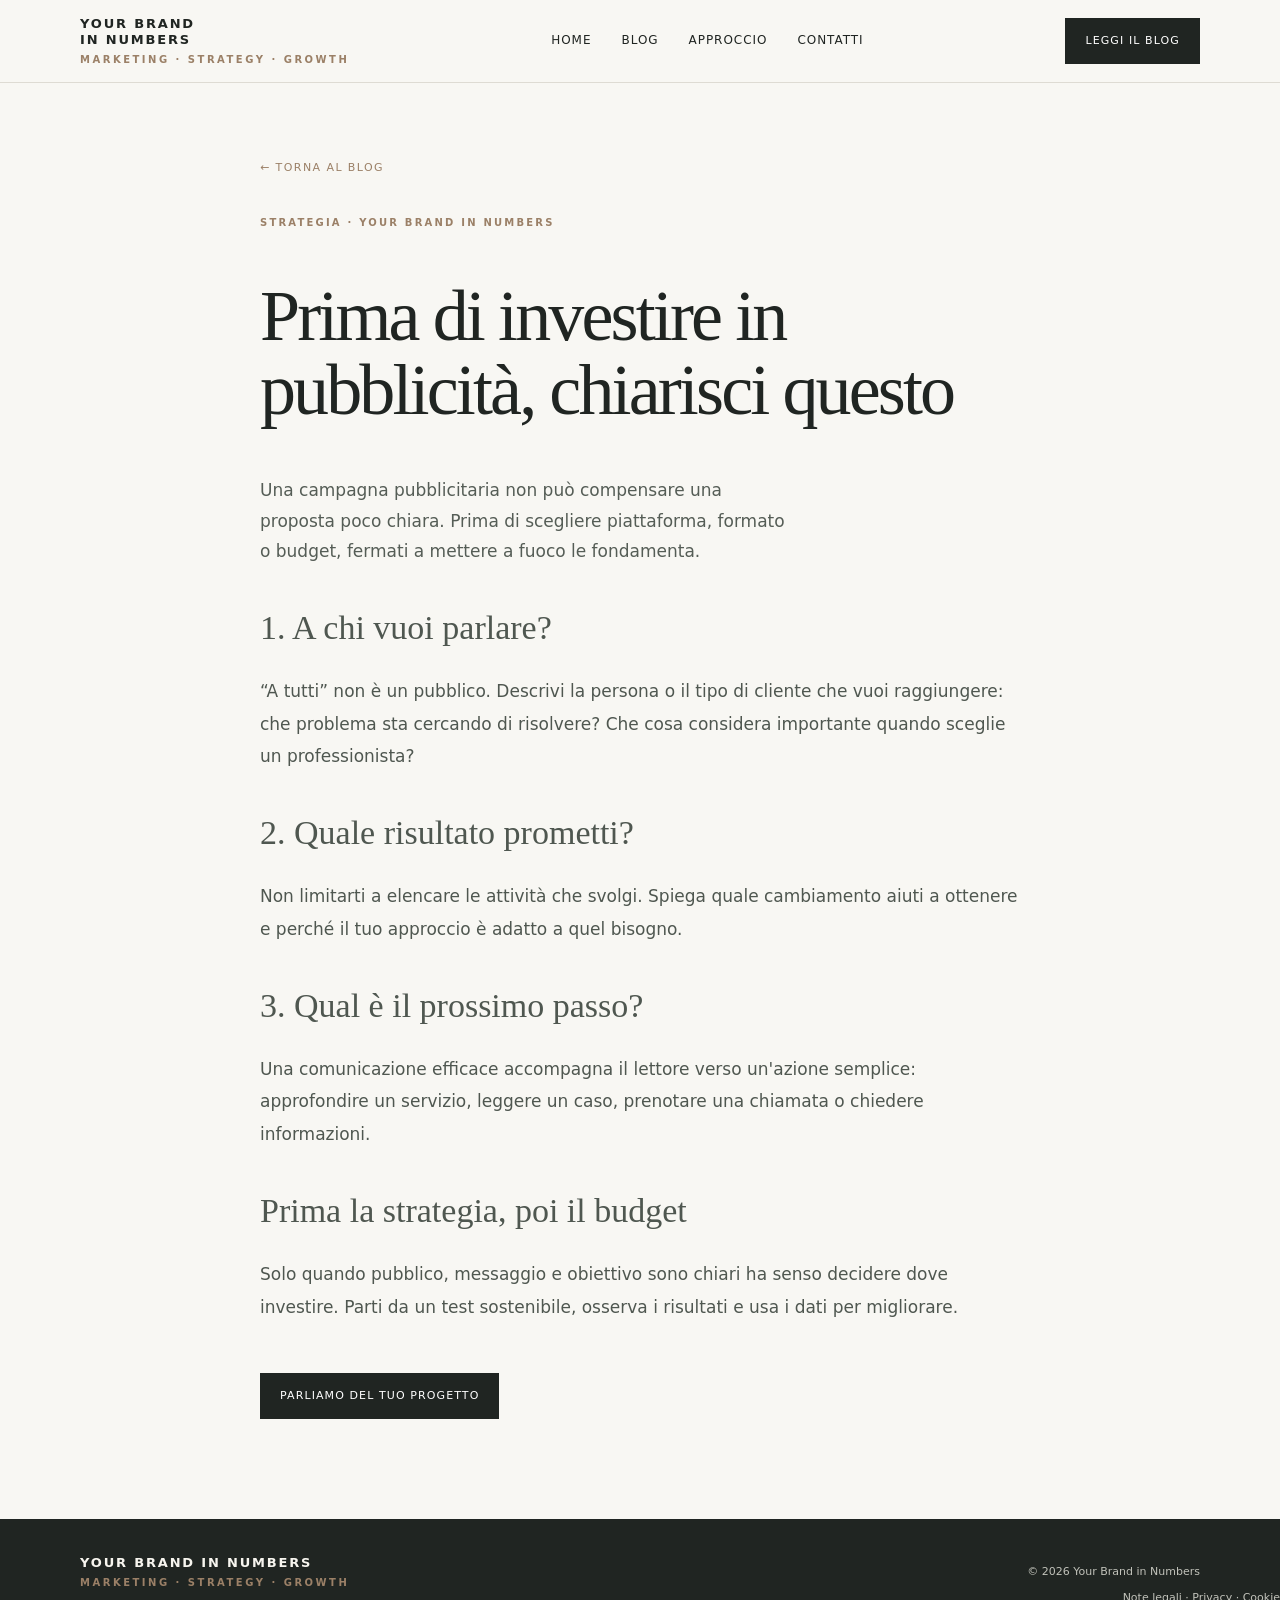
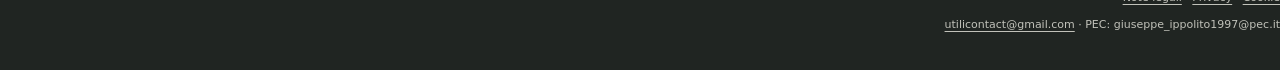
<file: articoli/prima-della-pubblicita.html>
<!doctype html><html lang="it"><head><meta name="robots" content="noindex, nofollow"><meta charset="utf-8"><meta name="viewport" content="width=device-width, initial-scale=1"><meta name="description" content="Una campagna pubblicitaria non può compensare una proposta poco chiara. Prima di scegliere piattaforma, formato o budget, fermati a mettere a fuoco le fondamenta."><title>Prima di investire in pubblicità, chiarisci questo — Your Brand in Numbers</title><link rel="stylesheet" href="../styles.css"></head><body><header class="topbar"><div class="wrap nav"><a class="brand" href="../index.html">Your Brand<br>in Numbers<span>Marketing · Strategy · Growth</span></a><nav class="links"><a href="../index.html#inizio">Home</a><a href="../index.html#blog">Blog</a><a href="../index.html#approccio">Approccio</a><a href="../index.html#contatti">Contatti</a></nav><a class="nav-cta" href="../index.html#contatti">Leggi il blog</a><button class="menu" aria-label="Apri menu">☰</button></div></header><main class="article"><a class="back" href="../index.html#blog">← Torna al blog</a><div class="eyebrow" style="margin-top:36px">Strategia · Your Brand in Numbers</div><h1>Prima di investire in pubblicità, chiarisci questo</h1><p class="lead">Una campagna pubblicitaria non può compensare una proposta poco chiara. Prima di scegliere piattaforma, formato o budget, fermati a mettere a fuoco le fondamenta.</p><div class="body"><h2>1. A chi vuoi parlare?</h2><p>“A tutti” non è un pubblico. Descrivi la persona o il tipo di cliente che vuoi raggiungere: che problema sta cercando di risolvere? Che cosa considera importante quando sceglie un professionista?</p><h2>2. Quale risultato prometti?</h2><p>Non limitarti a elencare le attività che svolgi. Spiega quale cambiamento aiuti a ottenere e perché il tuo approccio è adatto a quel bisogno.</p><h2>3. Qual è il prossimo passo?</h2><p>Una comunicazione efficace accompagna il lettore verso un'azione semplice: approfondire un servizio, leggere un caso, prenotare una chiamata o chiedere informazioni.</p><h2>Prima la strategia, poi il budget</h2><p>Solo quando pubblico, messaggio e obiettivo sono chiari ha senso decidere dove investire. Parti da un test sostenibile, osserva i risultati e usa i dati per migliorare.</p></div><p style="margin-top:50px"><a class="button" href="../index.html#contatti">Parliamo del tuo progetto</a></p></main><footer class="footer"><div class="wrap footer-row"><a class="brand" href="../index.html">Your Brand in Numbers<span>Marketing · Strategy · Growth</span></a><small>© 2026 Your Brand in Numbers</small></div><div class="footer-legal"><small><a href="../note-legali.html">Note legali</a> · <a href="../privacy.html">Privacy</a> · <a href="../cookie.html">Cookie</a></small><small><a href="mailto:utilicontact@gmail.com">utilicontact@gmail.com</a> · PEC: giuseppe_ippolito1997@pec.it</small></div></div></footer><script src="../script.js"></script></body></html>
</file>
<file: styles.css>
:root{--ink:#202522;--muted:#6c716b;--paper:#f8f7f3;--sand:#e9e3d9;--accent:#9b8067;--line:#dedbd3;--white:#fff;--serif:Georgia,'Times New Roman',serif;--sans:Inter,ui-sans-serif,system-ui,-apple-system,BlinkMacSystemFont,"Segoe UI",sans-serif}
*{box-sizing:border-box}html{scroll-behavior:smooth}body{margin:0;background:var(--paper);color:var(--ink);font-family:var(--sans);line-height:1.65}a{color:inherit;text-decoration:none}.wrap{width:min(1120px,calc(100% - 48px));margin:auto}.topbar{border-bottom:1px solid var(--line);background:rgba(248,247,243,.94);position:sticky;top:0;z-index:20;backdrop-filter:blur(12px)}.nav{height:82px;display:flex;align-items:center;justify-content:space-between;gap:24px}.brand{font-size:13px;font-weight:750;letter-spacing:.14em;line-height:1.2;text-transform:uppercase}.brand span{display:block;color:var(--accent);font-size:10px;letter-spacing:.25em;margin-top:6px}.links{display:flex;align-items:center;gap:30px;font-size:12px;letter-spacing:.08em;text-transform:uppercase}.links a:hover,.text-link:hover{color:var(--accent)}.nav-cta,.button{display:inline-flex;align-items:center;justify-content:center;background:var(--ink);color:white;padding:13px 19px;font-size:11px;letter-spacing:.1em;text-transform:uppercase;border:1px solid var(--ink);transition:.2s}.nav-cta:hover,.button:hover{background:transparent;color:var(--ink)}.menu{display:none;background:none;border:0;font-size:25px}.hero{padding:92px 0 86px;display:grid;grid-template-columns:1.15fr .85fr;gap:70px;align-items:center}.eyebrow{font-size:10px;letter-spacing:.22em;text-transform:uppercase;color:var(--accent);font-weight:700}.hero h1{font:clamp(48px,7vw,86px)/.99 var(--serif);letter-spacing:-.055em;font-weight:400;margin:22px 0 24px;max-width:720px}.hero h1 em{font-weight:400;color:var(--accent)}.lead{font-size:17px;line-height:1.8;color:#555d56;max-width:540px}.hero-actions{display:flex;align-items:center;gap:24px;margin-top:34px}.text-link{font-size:11px;text-transform:uppercase;letter-spacing:.12em;border-bottom:1px solid var(--accent);padding-bottom:5px}.hero-art{min-height:440px;background:var(--sand);position:relative;display:flex;align-items:center;justify-content:center;overflow:hidden}.hero-art:before,.hero-art:after{content:"";position:absolute;border:1px solid rgba(32,37,34,.22);border-radius:50%;width:330px;height:330px}.hero-art:after{width:235px;height:235px}.art-core{position:relative;z-index:1;text-align:center}.art-core strong{font:italic 64px/.9 var(--serif);font-weight:400;display:block}.art-core small{display:block;margin-top:18px;font-size:9px;letter-spacing:.25em;text-transform:uppercase}.art-index{position:absolute;font-size:9px;letter-spacing:.18em;text-transform:uppercase;color:#6c716b}.art-index.one{top:25px;left:25px}.art-index.two{bottom:25px;right:25px}.strip{border-top:1px solid var(--line);border-bottom:1px solid var(--line);padding:19px 0}.strip .wrap{display:flex;justify-content:space-between;gap:18px;flex-wrap:wrap;color:var(--muted);font-size:10px;letter-spacing:.16em;text-transform:uppercase}.section{padding:88px 0}.section-head{display:flex;align-items:end;justify-content:space-between;gap:30px;margin-bottom:38px}.section h2{font:clamp(36px,5vw,56px)/1.05 var(--serif);font-weight:400;letter-spacing:-.04em;margin:12px 0 0}.section-intro{color:var(--muted);max-width:420px;font-size:14px}.cards{display:grid;grid-template-columns:repeat(3,1fr);gap:20px}.card{border-top:1px solid var(--line);padding-top:18px}.card-visual{height:190px;background:var(--sand);display:flex;align-items:center;justify-content:center;position:relative;overflow:hidden;margin-bottom:20px}.card-visual:before{content:"";width:125px;height:125px;border:1px solid rgba(32,37,34,.35);border-radius:50%;box-shadow:0 0 0 24px rgba(255,255,255,.14),0 0 0 48px rgba(255,255,255,.12)}.card-visual span{position:absolute;font:italic 46px var(--serif);color:var(--accent)}.card-meta{font-size:10px;text-transform:uppercase;letter-spacing:.15em;color:var(--accent)}.card h3{font:27px/1.15 var(--serif);font-weight:400;margin:10px 0}.card p{font-size:13px;color:var(--muted);margin:0 0 18px}.about{background:#eeece5}.about-grid{display:grid;grid-template-columns:.8fr 1.2fr;gap:90px;align-items:center}.about-mark{font:clamp(90px,15vw,180px)/.8 var(--serif);color:var(--accent);letter-spacing:-.1em}.about-copy h2{font:clamp(38px,5vw,58px)/1.05 var(--serif);font-weight:400;letter-spacing:-.04em;margin:12px 0 22px}.about-copy p{color:#59605a;max-width:600px}.pillars{display:grid;grid-template-columns:repeat(3,1fr);gap:24px;margin-top:36px}.pillar{border-top:1px solid #c9c5bc;padding-top:15px}.pillar b{font:24px var(--serif);font-weight:400}.pillar p{font-size:12px}.cta{padding:82px 0;text-align:center}.cta h2{font:clamp(38px,6vw,64px)/1.05 var(--serif);font-weight:400;letter-spacing:-.04em;max-width:720px;margin:14px auto 20px}.cta p{color:var(--muted);max-width:530px;margin:0 auto 28px}.footer{background:var(--ink);color:#f7f5ef;padding:36px 0}.footer-row{display:flex;justify-content:space-between;align-items:center;gap:20px}.footer small{color:#c1c2ba;font-size:11px}.filters{display:flex;gap:10px;flex-wrap:wrap;margin-bottom:28px}.filter{border:1px solid var(--line);background:transparent;padding:9px 14px;font:inherit;font-size:11px;cursor:pointer}.filter.active,.filter:hover{background:var(--ink);border-color:var(--ink);color:white}.article{max-width:760px;margin:70px auto 100px}.article h1{font:clamp(42px,7vw,72px)/1.02 var(--serif);font-weight:400;letter-spacing:-.04em}.article .body{font-size:17px;line-height:1.9;color:#4f5750}.article .body h2{font:34px var(--serif);font-weight:400;margin-top:42px}.article .body li{margin:8px 0}.back{font-size:11px;letter-spacing:.13em;text-transform:uppercase;color:var(--accent)}@media(max-width:800px){.hero{grid-template-columns:1fr;gap:38px;padding:65px 0}.hero-art{min-height:320px}.cards{grid-template-columns:1fr 1fr}.about-grid{grid-template-columns:1fr;gap:25px}.about-mark{font-size:100px}.links{display:none;position:absolute;top:81px;left:0;right:0;background:var(--paper);padding:22px 24px;border-bottom:1px solid var(--line);flex-direction:column;align-items:flex-start}.links.open{display:flex}.menu{display:block}.nav-cta{display:none}}@media(max-width:560px){.wrap{width:min(100% - 34px,1120px)}.nav{height:72px}.links{top:71px}.cards,.pillars{grid-template-columns:1fr}.section{padding:65px 0}.section-head{display:block}.section-intro{margin-top:18px}.hero h1{font-size:53px}.hero-actions{align-items:flex-start;flex-direction:column;gap:18px}.footer-row{align-items:flex-start;flex-direction:column}.card-visual{height:170px}}

.footer-legal{display:flex;flex-direction:column;gap:9px;text-align:right}
.footer-legal a{text-decoration:underline;text-underline-offset:3px}
.legal-page{max-width:820px;margin:64px auto 100px}
.legal-page h1{font:clamp(42px,7vw,68px)/1.04 var(--serif);font-weight:400;letter-spacing:-.04em;margin:12px 0 24px}
.legal-page h2{font:30px/1.15 var(--serif);font-weight:400;margin:36px 0 12px}
.legal-page p,.legal-page li{color:#555d56;font-size:15px;line-height:1.85}
.legal-page .notice{background:var(--sand);padding:18px 20px;border-left:2px solid var(--accent);margin:25px 0}
.legal-page .back{display:inline-block;margin-bottom:22px}
@media(max-width:560px){.footer-legal{text-align:left}.legal-page{margin:44px auto 70px}}
</file>
